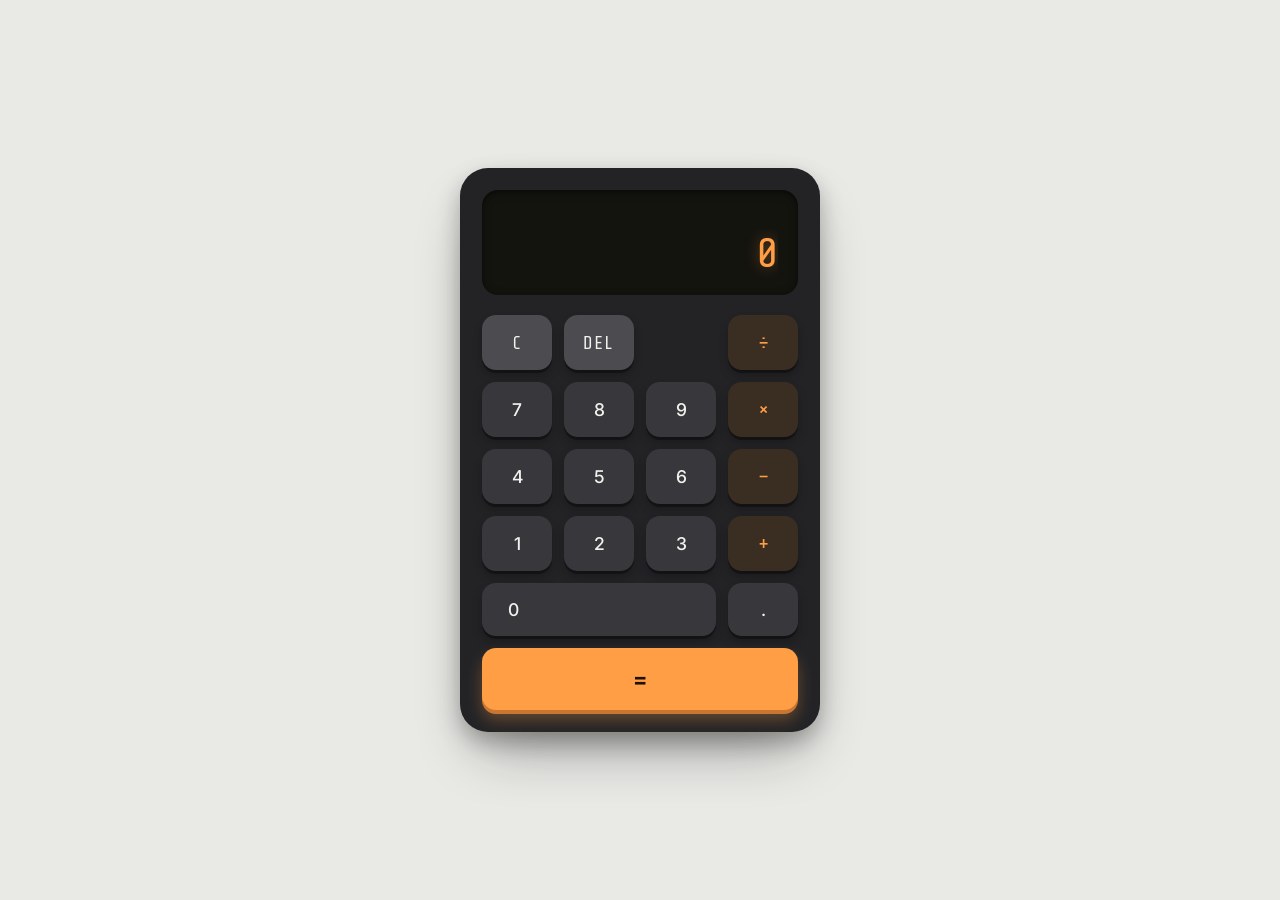
<file: bai2-may-tinh/index.html>
<!DOCTYPE html>
<html lang="vi">
<head>
  <meta charset="UTF-8">
  <meta name="viewport" content="width=device-width, initial-scale=1.0">
  <title>Máy tính bỏ túi</title>
  <link rel="preconnect" href="https://fonts.googleapis.com">
  <link href="https://fonts.googleapis.com/css2?family=Share+Tech+Mono&family=Inter:wght@400;500;600;700&display=swap" rel="stylesheet">
  <link rel="stylesheet" href="style.css">
</head>
<body>

  <main class="calculator" aria-label="Máy tính bỏ túi">

    <!-- MÀN HÌNH HIỂN THỊ -->
    <section class="display">
      <div class="display-expression" id="expression" aria-hidden="true"></div>
      <div class="display-result" id="result" aria-live="polite">0</div>
    </section>

    <!-- LƯỚI CÁC NÚT BẤM -->
    <section class="keypad" id="keypad">

      <!-- Hàng 1: xóa toàn bộ, xóa 1 ký tự, chia -->
      <button class="key key-function" data-action="clear">C</button>
      <button class="key key-function" data-action="delete">DEL</button>
      <span class="key-blank" aria-hidden="true"></span>
      <button class="key key-operator" data-action="operator" data-value="/">÷</button>

      <!-- Hàng 2 -->
      <button class="key key-number" data-action="number" data-value="7">7</button>
      <button class="key key-number" data-action="number" data-value="8">8</button>
      <button class="key key-number" data-action="number" data-value="9">9</button>
      <button class="key key-operator" data-action="operator" data-value="*">×</button>

      <!-- Hàng 3 -->
      <button class="key key-number" data-action="number" data-value="4">4</button>
      <button class="key key-number" data-action="number" data-value="5">5</button>
      <button class="key key-number" data-action="number" data-value="6">6</button>
      <button class="key key-operator" data-action="operator" data-value="-">−</button>

      <!-- Hàng 4 -->
      <button class="key key-number" data-action="number" data-value="1">1</button>
      <button class="key key-number" data-action="number" data-value="2">2</button>
      <button class="key key-number" data-action="number" data-value="3">3</button>
      <button class="key key-operator" data-action="operator" data-value="+">+</button>

      <!-- Hàng 5: số 0, dấu thập phân -->
      <button class="key key-number key-zero" data-action="number" data-value="0">0</button>
      <button class="key key-number" data-action="decimal">.</button>

      <!-- Hàng 6: nút bằng, chiếm trọn chiều ngang -->
      <button class="key key-equals" data-action="equals">=</button>

    </section>
  </main>

  <script src="script.js"></script>
</body>
</html>
</file>
<file: bai2-may-tinh/style.css>
/* =========================================================
   TOKENS — bảng màu lấy cảm hứng từ màn hình LCD màu hổ phách
   của các máy tính bỏ túi cổ điển
   ========================================================= */
:root {
  --page-bg: #E9EAE6;

  --case-bg: #232326;
  --case-shadow: rgba(20, 20, 18, 0.45);

  --display-bg: #14140F;
  --display-text: #FF9E45;
  --display-text-dim: rgba(255, 158, 69, 0.55);
  --display-error: #FF6B5C;

  --key-number-bg: #38383C;
  --key-number-text: #F2F1ED;

  --key-function-bg: #4B4B50;
  --key-function-text: #F2F1ED;

  --key-operator-bg: #3A2E22;
  --key-operator-text: #FF9E45;

  --key-equals-bg: #FF9E45;
  --key-equals-shadow: #C97632;
  --key-equals-text: #201202;

  --radius-case: 28px;
  --radius-key: 14px;

  --font-display: 'Share Tech Mono', monospace;
  --font-ui: 'Inter', -apple-system, BlinkMacSystemFont, sans-serif;

  --transition: 100ms ease;
}

* { box-sizing: border-box; }

body {
  margin: 0;
  min-height: 100vh;
  display: flex;
  align-items: center;
  justify-content: center;
  background: var(--page-bg);
  font-family: var(--font-ui);
  padding: 24px;
}

/* =========================================================
   THÂN MÁY TÍNH
   ========================================================= */
.calculator {
  width: min(360px, 100%);
  background: var(--case-bg);
  border-radius: var(--radius-case);
  padding: 22px;
  box-shadow:
    0 30px 60px -20px var(--case-shadow),
    0 10px 22px rgba(0, 0, 0, 0.25);
}

/* =========================================================
   MÀN HÌNH HIỂN THỊ (kiểu LCD)
   ========================================================= */
.display {
  background: var(--display-bg);
  border-radius: calc(var(--radius-key) + 2px);
  padding: 20px 20px 16px;
  margin-bottom: 20px;
  text-align: right;
  box-shadow: inset 0 2px 8px rgba(0, 0, 0, 0.6);
}

.display-expression {
  font-family: var(--font-display);
  font-size: 0.95rem;
  color: var(--display-text-dim);
  min-height: 1.3em;
  white-space: nowrap;
  overflow-x: auto;
  scrollbar-width: none;
}
.display-expression::-webkit-scrollbar { display: none; }

.display-result {
  font-family: var(--font-display);
  font-size: 2.6rem;
  color: var(--display-text);
  line-height: 1.2;
  white-space: nowrap;
  overflow-x: auto;
  text-shadow: 0 0 14px rgba(255, 158, 69, 0.35);
  transition: font-size var(--transition);
  scrollbar-width: none;
}
.display-result::-webkit-scrollbar { display: none; }

/* Số quá dài -> tự thu nhỏ để không tràn màn hình */
.display-result.long { font-size: 1.9rem; }

/* Trạng thái lỗi (vd chia cho 0) */
.display-result.error {
  font-family: var(--font-ui);
  font-size: 1.25rem;
  color: var(--display-error);
  text-shadow: none;
}

/* =========================================================
   LƯỚI NÚT BẤM
   ========================================================= */
.keypad {
  display: grid;
  grid-template-columns: repeat(4, 1fr);
  gap: 12px;
}

.key-blank { visibility: hidden; }

.key {
  border: none;
  border-radius: var(--radius-key);
  font-family: var(--font-ui);
  font-size: 1.1rem;
  font-weight: 500;
  padding: 16px 0;
  cursor: pointer;
  color: var(--key-number-text);
  box-shadow:
    0 3px 0 rgba(0, 0, 0, 0.35),
    0 6px 10px rgba(0, 0, 0, 0.22);
  transition: transform var(--transition), box-shadow var(--transition), filter var(--transition);
}

.key:hover { filter: brightness(1.12); }

.key:active,
.key.is-pressed {
  transform: translateY(3px);
  box-shadow: 0 0 0 rgba(0, 0, 0, 0), 0 2px 4px rgba(0, 0, 0, 0.25);
}

.key-number { background: var(--key-number-bg); color: var(--key-number-text); }

.key-function {
  background: var(--key-function-bg);
  color: var(--key-function-text);
  font-family: var(--font-display);
  letter-spacing: 0.03em;
}

.key-operator {
  grid-column: 4;
  background: var(--key-operator-bg);
  color: var(--key-operator-text);
  font-family: var(--font-display);
  font-size: 1.3rem;
}

.key-zero {
  grid-column: span 3;
  text-align: left;
  padding-left: 26px;
}

.key-equals {
  grid-column: 1 / -1;
  background: var(--key-equals-bg);
  color: var(--key-equals-text);
  font-size: 1.35rem;
  font-weight: 700;
  padding: 18px 0;
  box-shadow:
    0 4px 0 var(--key-equals-shadow),
    0 10px 16px rgba(255, 158, 69, 0.3);
}

.key-equals:active,
.key-equals.is-pressed {
  box-shadow: 0 1px 0 var(--key-equals-shadow), 0 3px 6px rgba(255, 158, 69, 0.25);
}

/* Trạng thái focus rõ ràng khi dùng bàn phím Tab */
.key:focus-visible {
  outline: 2px solid var(--display-text);
  outline-offset: 3px;
}

/* =========================================================
   RESPONSIVE — MÀN HÌNH NHỎ
   ========================================================= */
@media (max-width: 380px) {
  .calculator { padding: 16px; }
  .display-result { font-size: 2.2rem; }
  .display-result.long { font-size: 1.6rem; }
  .key { font-size: 1rem; padding: 14px 0; }
}

@media (prefers-reduced-motion: reduce) {
  * { transition: none !important; }
}
</file>
